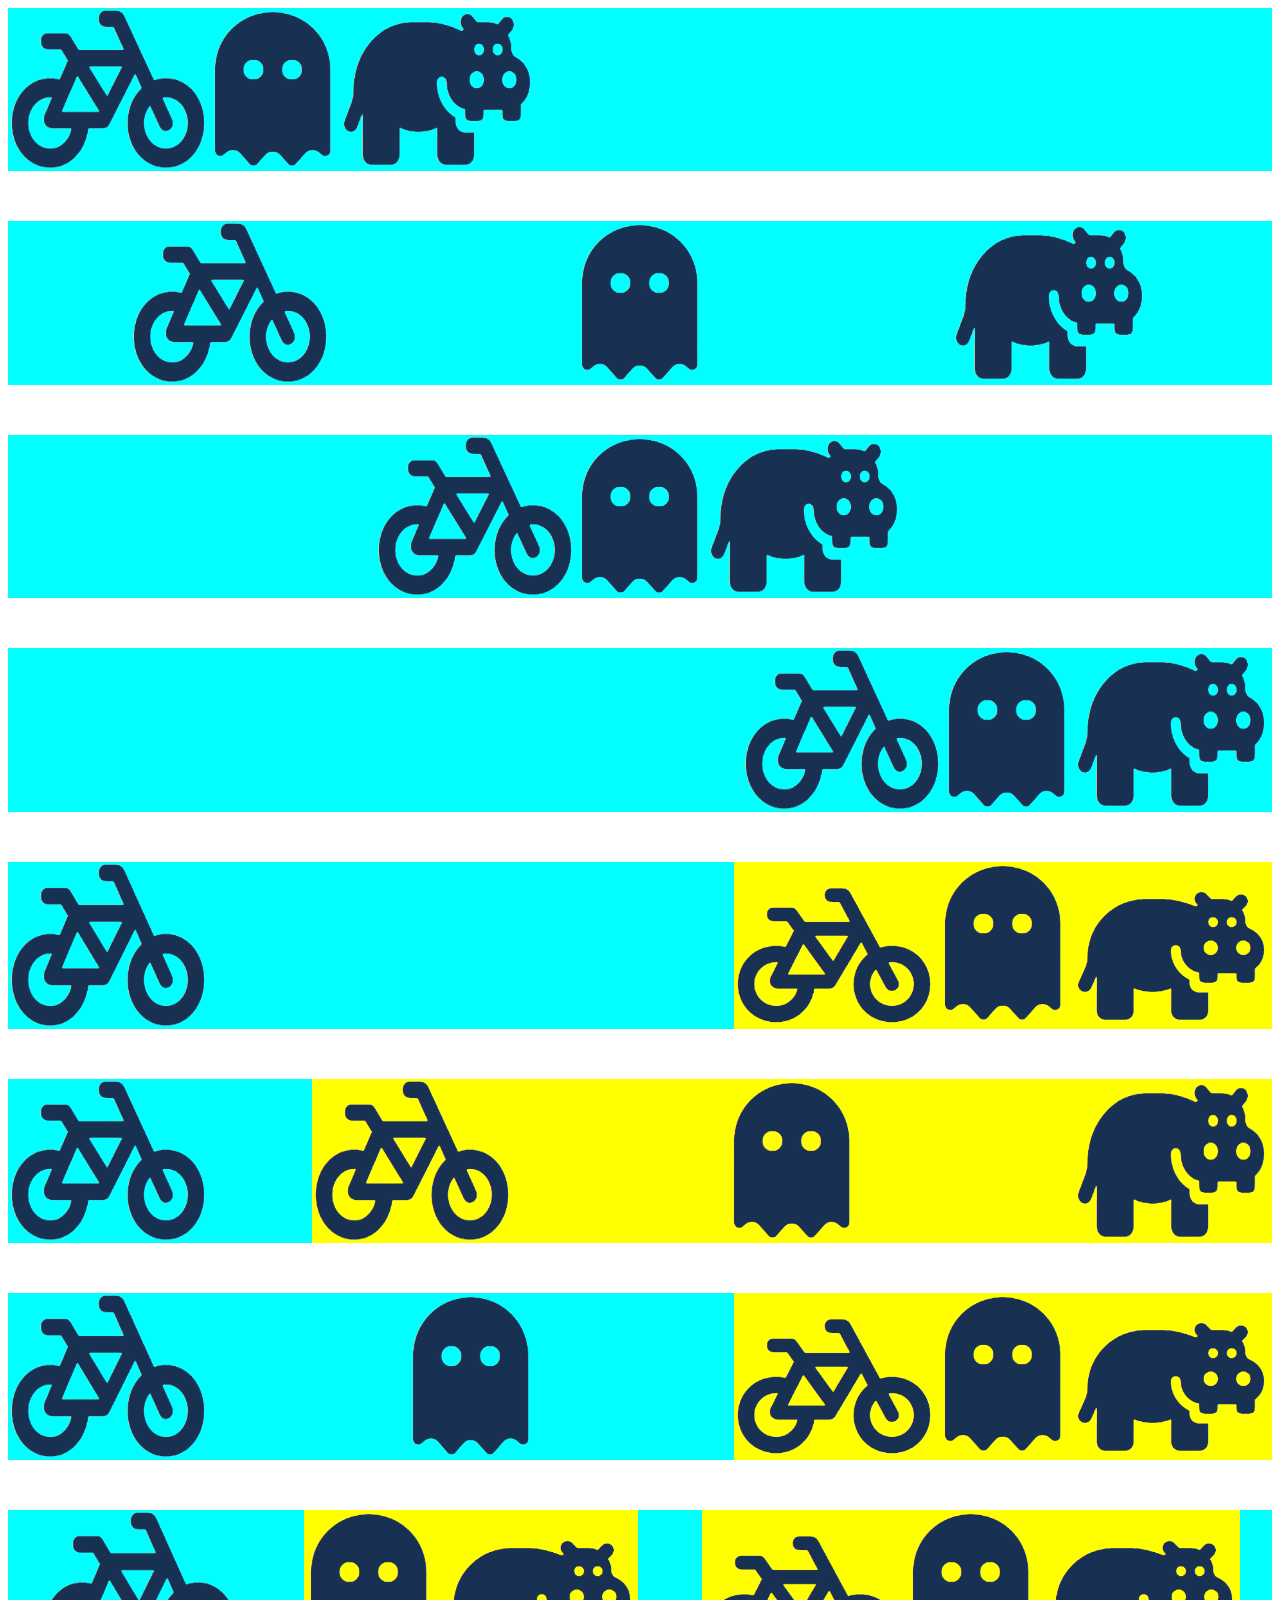
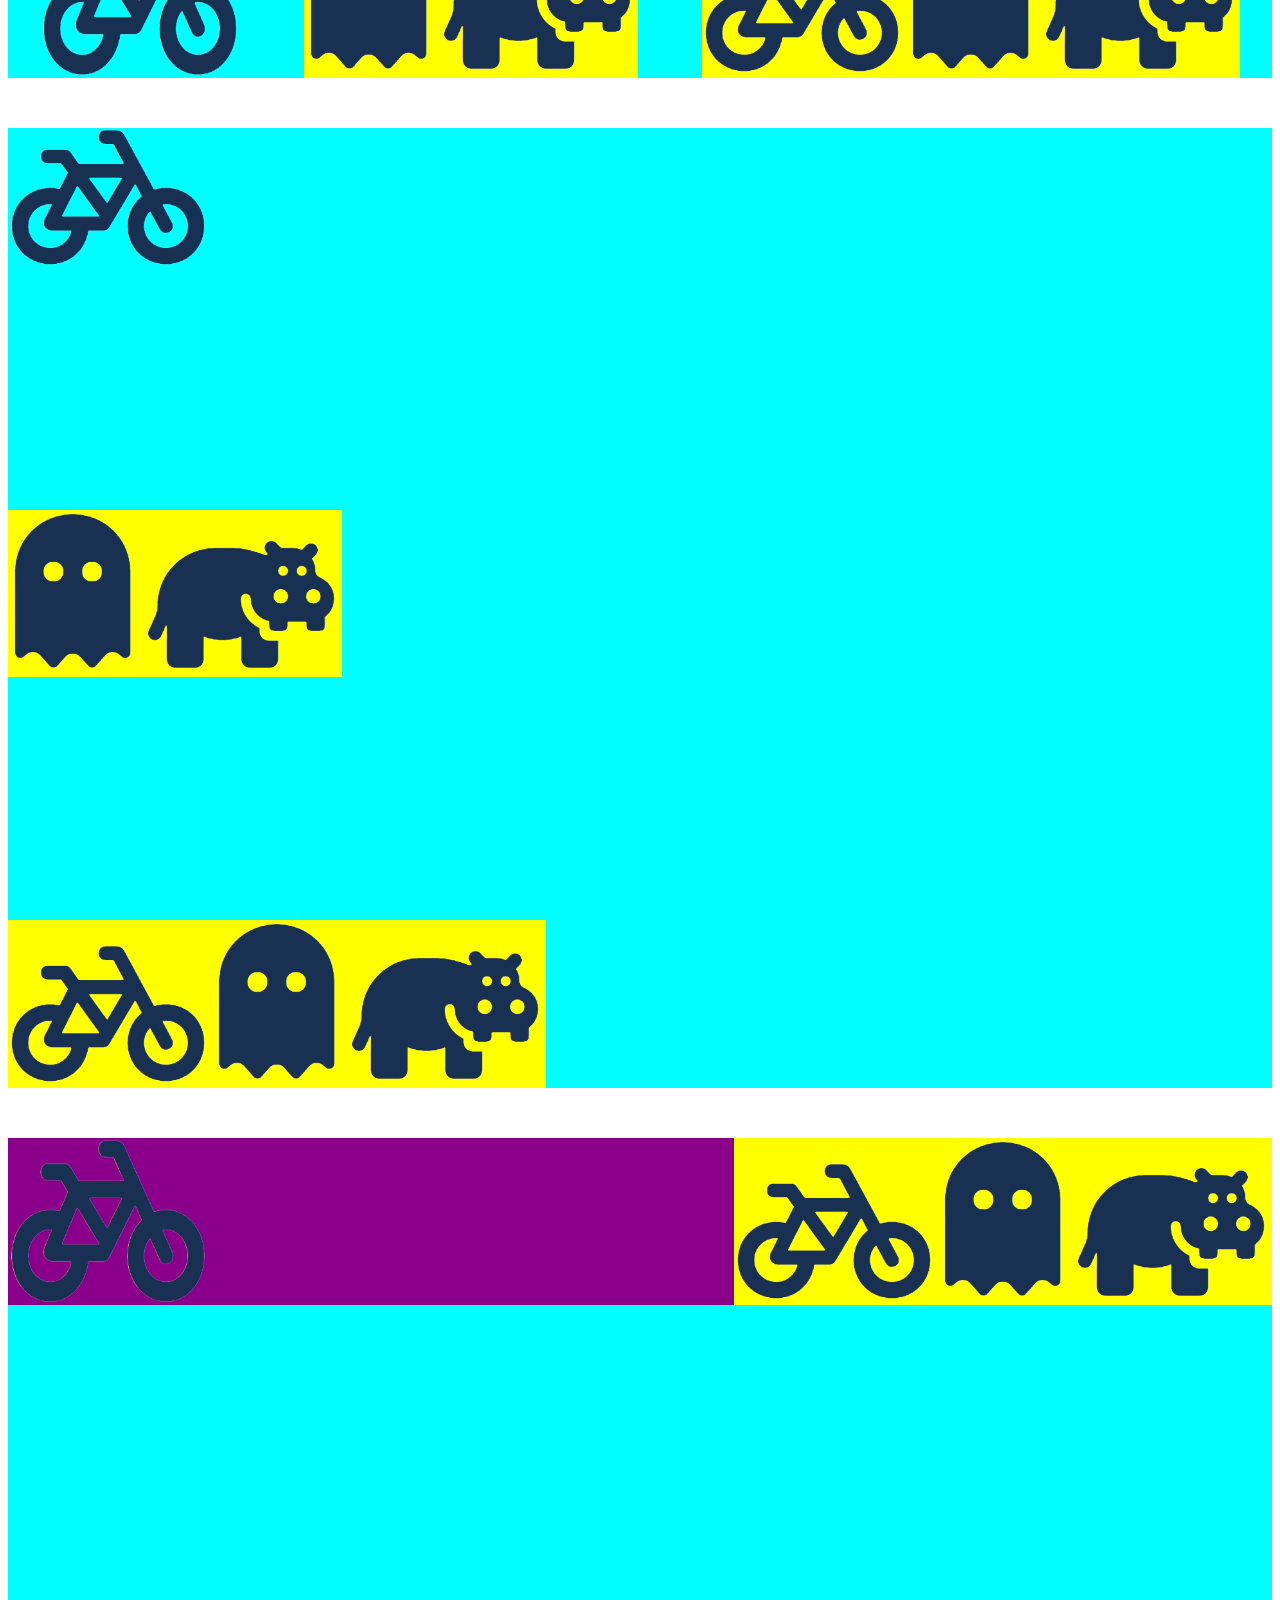
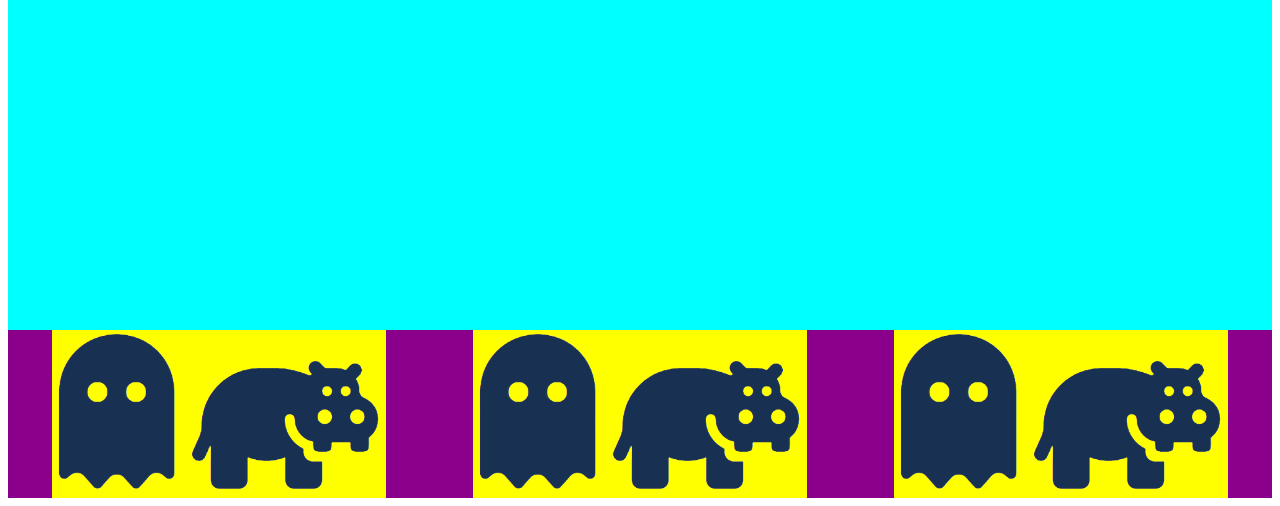
<file: desafio posicionamento/index.html>
<!DOCTYPE html>
<html lang="pt-BR">

<head>
    <meta charset="UTF-8">
    <meta name="viewport" content="width=device-width, initial-scale=1.0">
    <title>Desafio Posicisoniamento</title>
    <link rel="stylesheet" href="styles/style.css">
</head>

<body>
    <div class="space-berween div-flex margin-bgc">
        <img src="img/img/icone-bicicleta.png" alt="">
        <img class="fantasma" src="img/img/icone-fantasma.png" alt="">
        <img src="img/img/icone-hipopotamo.png" alt="">
    </div>
    <div class="space-around div-flex margin-bgc">
        <img src="img/img/icone-bicicleta.png" alt="">
        <img class="fantasma" src="img/img/icone-fantasma.png" alt="">
        <img src="img/img/icone-hipopotamo.png" alt="">
    </div>
    <div class="center div-flex margin-bgc">
        <img src="img/img/icone-bicicleta.png" alt="">
        <img class="fantasma" src="img/img/icone-fantasma.png" alt="">
        <img src="img/img/icone-hipopotamo.png" alt="">
    </div>
    <div class="flex-end div-flex margin-bgc">
        <img src="img/img/icone-bicicleta.png" alt="">
        <img class="fantasma" src="img/img/icone-fantasma.png" alt="">
        <img src="img/img/icone-hipopotamo.png" alt="">
    </div>
    <div class="space-between div-flex margin-bgc">
        <img src="img/img/icone-bicicleta.png" alt="">
        <div class="amarelo">
            <img src="img/img/icone-bicicleta.png" alt="">
            <img class="fantasma" src="img/img/icone-fantasma.png" alt="">
            <img src="img/img/icone-hipopotamo.png" alt="">
        </div>
    </div>
    <div class="space-between div-flex margin-bgc">
        <img src="img/img/icone-bicicleta.png" alt="">
        <div class="windth-960 space-between div-flex amarelo">
            <img src="img/img/icone-bicicleta.png" alt="">
            <img class="fantasma" src="img/img/icone-fantasma.png" alt="">
            <img src="img/img/icone-hipopotamo.png" alt="">
        </div>
    </div>
    <div class="space-between div-flex margin-bgc">
        <img src="img/img/icone-bicicleta.png" alt="">
        <img class="fantasma" src="img/img/icone-fantasma.png" alt="">
        <div class="space-between amarelo">
            <img src="img/img/icone-bicicleta.png" alt="">
            <img class="fantasma" src="img/img/icone-fantasma.png" alt="">
            <img src="img/img/icone-hipopotamo.png" alt="">
        </div>
    </div>
    <div class="space-around div-flex margin-bgc">
        <img src="img/img/icone-bicicleta.png" alt="">
        <div class="amarelo">
            <img class="fantasma" src="img/img/icone-fantasma.png" alt="">
            <img src="img/img/icone-hipopotamo.png" alt="">
        </div>
        <div class="amarelo">
            <img src="img/img/icone-bicicleta.png" alt="">
            <img class="fantasma" src="img/img/icone-fantasma.png" alt="">
            <img src="img/img/icone-hipopotamo.png" alt="">
        </div>
    </div>

    <div class="space-between div-flex coluna margin-bgc">
        <img src="img/img/icone-bicicleta.png" alt="">
        <div class="amarelo">
            <img class="fantasma" src="img/img/icone-fantasma.png" alt="">
            <img src="img/img/icone-hipopotamo.png" alt="">
        </div>
        <div class="amarelo">
            <img src="img/img/icone-bicicleta.png" alt="">
            <img class="fantasma" src="img/img/icone-fantasma.png" alt="">
            <img src="img/img/icone-hipopotamo.png" alt="">
        </div>
    </div>

    <div class="ultimoDesafio div-flex">
        <div class="space-between roxo div-flex">
            <img src="img/img/icone-bicicleta.png" alt="">
            <div class="amarelo">
                <img src="img/img/icone-bicicleta.png" alt="">
                <img class="fantasma" src="img/img/icone-fantasma.png" alt="">
                <img src="img/img/icone-hipopotamo.png" alt="">
            </div>
        </div>
        <div class="space-around roxo div-flex">
            <div class="space-around amarelo">
                <img class="fantasma" src="img/img/icone-fantasma.png" alt="">
                <img src="img/img/icone-hipopotamo.png" alt="">
            </div>
            <div class="space-around amarelo">
                <img class="fantasma" src="img/img/icone-fantasma.png" alt="">
                <img src="img/img/icone-hipopotamo.png" alt="">
            </div>
            <div class="space-around amarelo">
                <img class="fantasma" src="img/img/icone-fantasma.png" alt="">
                <img src="img/img/icone-hipopotamo.png" alt="">
            </div>
        </div>
    </div>

</body>

</html>
</file>
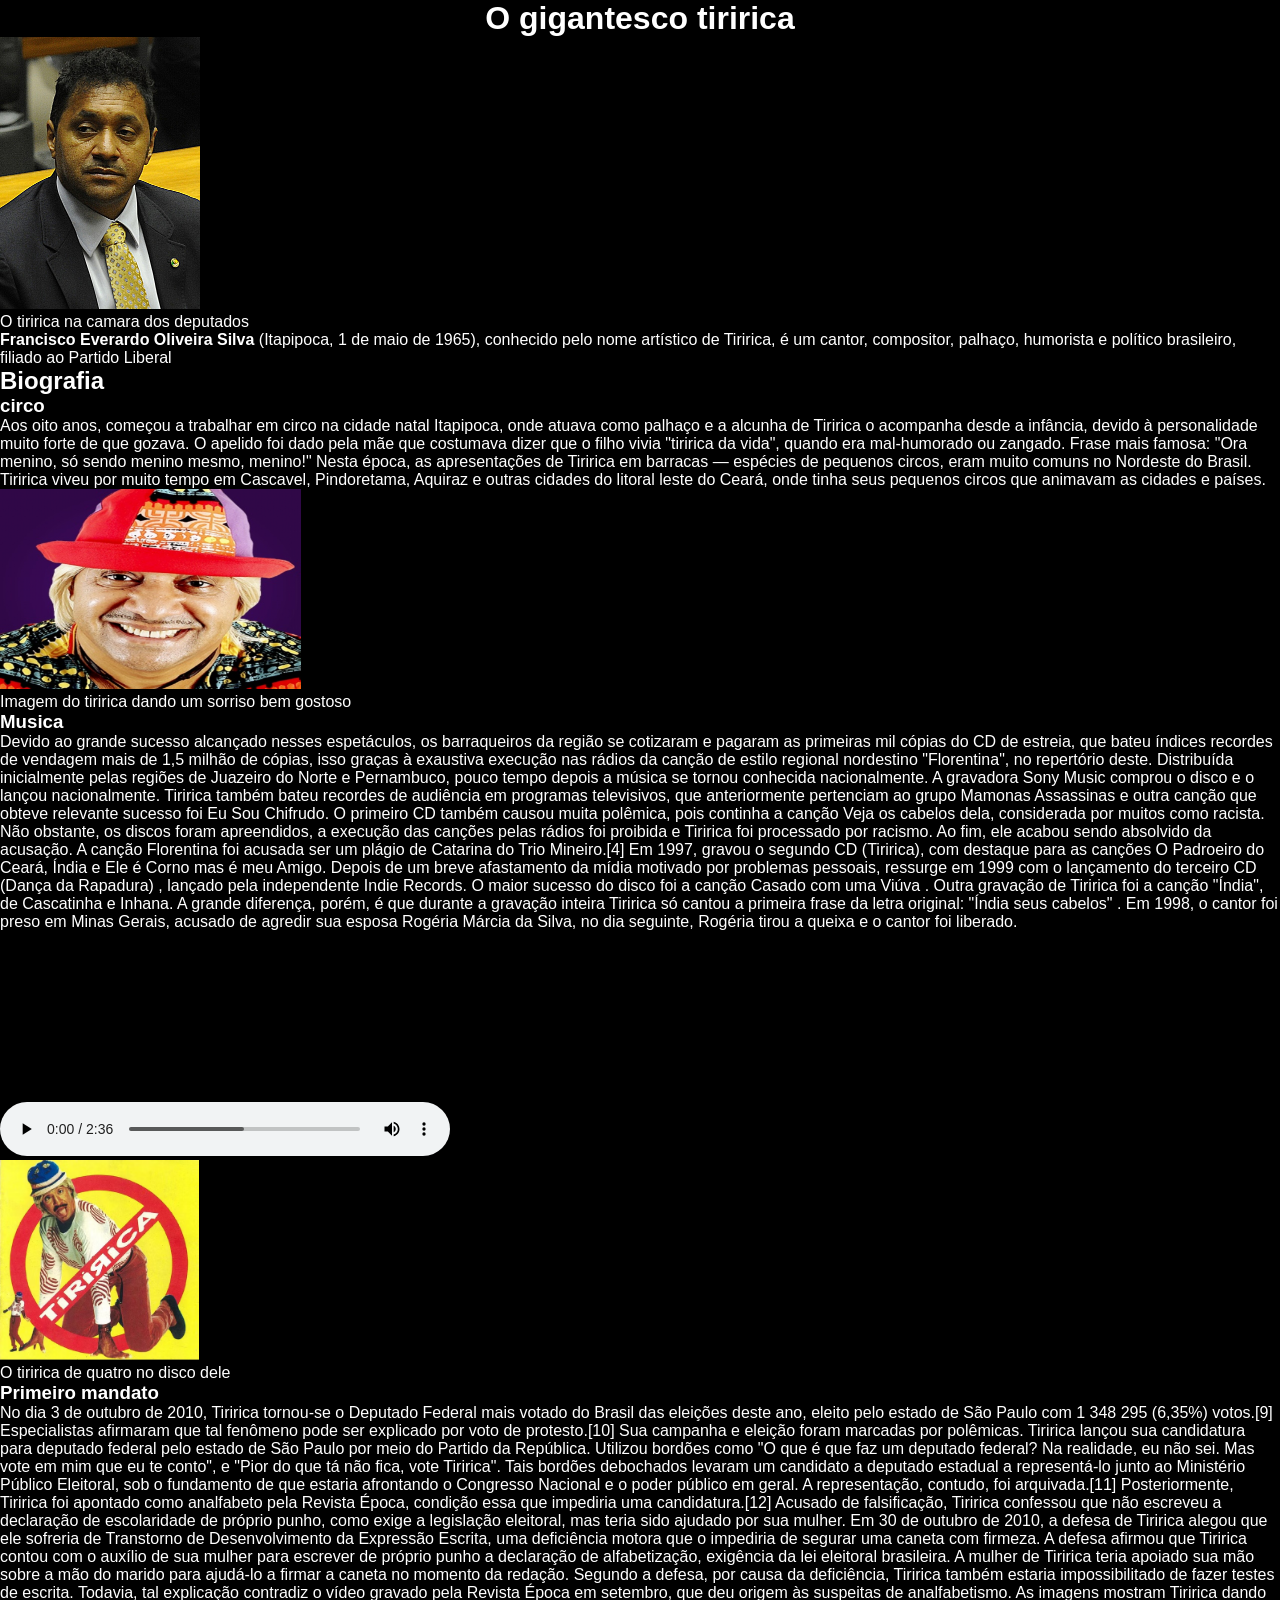
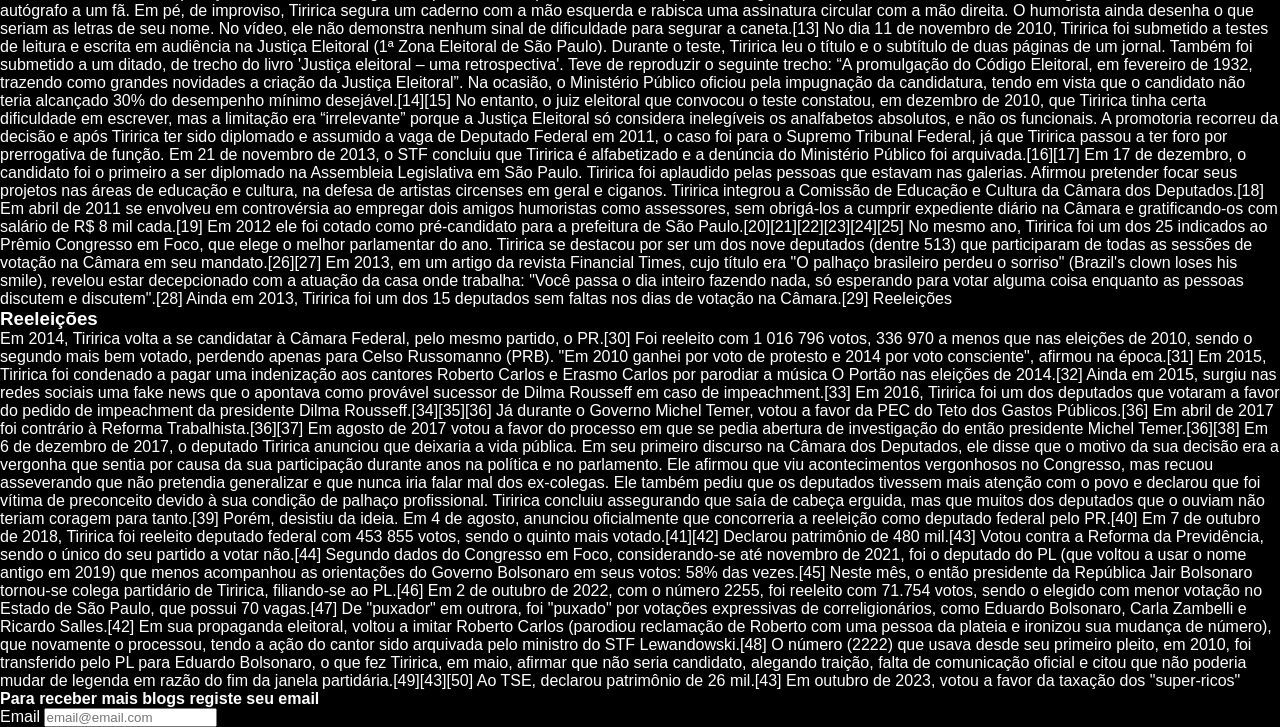
<file: Introducao-html-CSS/Aula CSS 14-08-25/index.html>
<!DOCTYPE html>
<html lang="pt-BR">
<head>
    <meta charset="UTF-8">
    <meta name="viewport" content="width=device-width, initial-scale=1.0">
    <title>Biografia do tiririca</title>
    <link rel="stylesheet" href="style.css">
</head>
<body>
    <h1 class="tituloPrincipal">O gigantesco tiririca</h1>
        <figure>
             <img src="Tiririca_na_camara.jpg" alt="O tiririca na camara" width="200pxS">
             <figcaption>O tiririca na camara dos deputados</figcaption>
        </figure>
    <p class="introducao">  <strong>Francisco Everardo Oliveira Silva </strong>(Itapipoca, 1 de maio de 1965),
        conhecido pelo nome artístico de Tiririca, é um cantor, compositor,
        palhaço, humorista e político brasileiro, filiado ao Partido Liberal
   </p>
    <h2>Biografia</h2>
    <h3>circo</h3>
    <p>Aos oito anos, começou a trabalhar em circo na cidade natal Itapipoca, onde atuava como
        palhaço e a alcunha de Tiririca o acompanha desde a infância, devido à personalidade muito
        forte de que gozava. O apelido foi dado pela mãe que costumava dizer que o filho vivia 
        "tiririca da vida", quando era mal-humorado ou zangado. Frase mais famosa: "Ora menino, 
        só sendo menino mesmo, menino!" Nesta época, as apresentações de Tiririca em barracas — 
        espécies de pequenos circos, eram muito comuns no Nordeste do Brasil. Tiririca viveu por 
        muito tempo em Cascavel, Pindoretama, Aquiraz e outras cidades do litoral leste do Ceará, 
        onde tinha seus pequenos circos que animavam as cidades e países.
    </p>
    <figure>
        <img src="tiririca.jpg" alt="O tiririca dando um sorriso bem gostoso" height="200px">
        <figcaption>Imagem do tiririca dando um sorriso bem gostoso </figcaption>
    </figure>
    <h3>Musica</h3>
    <p>
        Devido ao grande sucesso alcançado nesses espetáculos, os barraqueiros da região se cotizaram
         e pagaram as primeiras mil cópias do CD de estreia, que bateu índices recordes de vendagem mais
        de 1,5 milhão de cópias, isso graças à exaustiva execução nas rádios da canção de estilo regional
        nordestino "Florentina", no repertório deste. Distribuída inicialmente pelas regiões de Juazeiro
         do Norte e Pernambuco, pouco tempo depois a música se tornou conhecida nacionalmente. A gravadora
        Sony Music comprou o disco e o lançou nacionalmente. Tiririca também bateu recordes de audiência
        em programas televisivos, que anteriormente pertenciam ao grupo Mamonas Assassinas e outra canção
        que obteve relevante sucesso foi Eu Sou Chifrudo. O primeiro CD também causou muita polêmica, pois
        continha a canção Veja os cabelos dela, considerada por muitos como racista. Não obstante, os discos
         foram apreendidos, a execução das canções pelas rádios foi proibida e Tiririca foi processado por 
         racismo. Ao fim, ele acabou sendo absolvido da acusação. A canção Florentina foi acusada ser um plágio
        de Catarina do Trio Mineiro.[4] Em 1997, gravou o segundo CD (Tiririca), com destaque para as canções
        O Padroeiro do Ceará, Índia e Ele é Corno mas é meu Amigo. Depois de um breve afastamento da mídia
         motivado por problemas pessoais, ressurge em 1999 com o lançamento do terceiro CD (Dança da Rapadura)
         , lançado pela independente Indie Records. O maior sucesso do disco foi a canção Casado com uma Viúva
         . Outra gravação de Tiririca foi a canção "Índia", de Cascatinha e Inhana. A grande diferença, porém,
         é que durante a gravação inteira Tiririca só cantou a primeira frase da letra original: "Índia seus cabelos"
        . Em 1998, o cantor foi preso em Minas Gerais, acusado de agredir sua esposa Rogéria Márcia da Silva, no dia
         seguinte, Rogéria tirou a queixa e o cantor foi liberado.
    </p>
    <video controls width="450">
        <source src="Tiririca - Florentina (Clipe Oficial).mp3" type="video/mp4">
    </video>

    <figure>
        <img src="tiricaMusica.png"alt="O tiririca de quatro no disco dele" height="200px">
        <figcaption>O tiririca de quatro no disco dele</figcaption>
    </figure>
    <h3>Primeiro mandato</h3>
    <p>No dia 3 de outubro de 2010, Tiririca tornou-se o Deputado Federal mais votado do Brasil das eleições deste ano, eleito pelo estado de São Paulo com 1 348 295 (6,35%) votos.[9] Especialistas afirmaram que tal fenômeno pode ser explicado por voto de protesto.[10]

        Sua campanha e eleição foram marcadas por polêmicas. Tiririca lançou sua candidatura para deputado federal pelo estado de São Paulo por meio do Partido da República. Utilizou bordões como "O que é que faz um deputado federal? Na realidade, eu não sei. Mas vote em mim que eu te conto", e "Pior do que tá não fica, vote Tiririca". Tais bordões debochados levaram um candidato a deputado estadual a representá-lo junto ao Ministério Público Eleitoral, sob o fundamento de que estaria afrontando o Congresso Nacional e o poder público em geral. A representação, contudo, foi arquivada.[11]
        
        Posteriormente, Tiririca foi apontado como analfabeto pela Revista Época, condição essa que impediria uma candidatura.[12] Acusado de falsificação, Tiririca confessou que não escreveu a declaração de escolaridade de próprio punho, como exige a legislação eleitoral, mas teria sido ajudado por sua mulher. Em 30 de outubro de 2010, a defesa de Tiririca alegou que ele sofreria de Transtorno de Desenvolvimento da Expressão Escrita, uma deficiência motora que o impediria de segurar uma caneta com firmeza. A defesa afirmou que Tiririca contou com o auxílio de sua mulher para escrever de próprio punho a declaração de alfabetização, exigência da lei eleitoral brasileira. A mulher de Tiririca teria apoiado sua mão sobre a mão do marido para ajudá-lo a firmar a caneta no momento da redação. Segundo a defesa, por causa da deficiência, Tiririca também estaria impossibilitado de fazer testes de escrita. Todavia, tal explicação contradiz o vídeo gravado pela Revista Época em setembro, que deu origem às suspeitas de analfabetismo. As imagens mostram Tiririca dando autógrafo a um fã. Em pé, de improviso, Tiririca segura um caderno com a mão esquerda e rabisca uma assinatura circular com a mão direita. O humorista ainda desenha o que seriam as letras de seu nome. No vídeo, ele não demonstra nenhum sinal de dificuldade para segurar a caneta.[13]
        
        No dia 11 de novembro de 2010, Tiririca foi submetido a testes de leitura e escrita em audiência na Justiça Eleitoral (1ª Zona Eleitoral de São Paulo). Durante o teste, Tiririca leu o título e o subtítulo de duas páginas de um jornal. Também foi submetido a um ditado, de trecho do livro 'Justiça eleitoral – uma retrospectiva'. Teve de reproduzir o seguinte trecho: “A promulgação do Código Eleitoral, em fevereiro de 1932, trazendo como grandes novidades a criação da Justiça Eleitoral”. Na ocasião, o Ministério Público oficiou pela impugnação da candidatura, tendo em vista que o candidato não teria alcançado 30% do desempenho mínimo desejável.[14][15] No entanto, o juiz eleitoral que convocou o teste constatou, em dezembro de 2010, que Tiririca tinha certa dificuldade em escrever, mas a limitação era “irrelevante” porque a Justiça Eleitoral só considera inelegíveis os analfabetos absolutos, e não os funcionais. A promotoria recorreu da decisão e após Tiririca ter sido diplomado e assumido a vaga de Deputado Federal em 2011, o caso foi para o Supremo Tribunal Federal, já que Tiririca passou a ter foro por prerrogativa de função. Em 21 de novembro de 2013, o STF concluiu que Tiririca é alfabetizado e a denúncia do Ministério Público foi arquivada.[16][17]
        
        Em 17 de dezembro, o candidato foi o primeiro a ser diplomado na Assembleia Legislativa em São Paulo. Tiririca foi aplaudido pelas pessoas que estavam nas galerias. Afirmou pretender focar seus projetos nas áreas de educação e cultura, na defesa de artistas circenses em geral e ciganos. Tiririca integrou a Comissão de Educação e Cultura da Câmara dos Deputados.[18]
        
        Em abril de 2011 se envolveu em controvérsia ao empregar dois amigos humoristas como assessores, sem obrigá-los a cumprir expediente diário na Câmara e gratificando-os com salário de R$ 8 mil cada.[19]
        
        Em 2012 ele foi cotado como pré-candidato para a prefeitura de São Paulo.[20][21][22][23][24][25] No mesmo ano, Tiririca foi um dos 25 indicados ao Prêmio Congresso em Foco, que elege o melhor parlamentar do ano. Tiririca se destacou por ser um dos nove deputados (dentre 513) que participaram de todas as sessões de votação na Câmara em seu mandato.[26][27]
        
        Em 2013, em um artigo da revista Financial Times, cujo título era "O palhaço brasileiro perdeu o sorriso" (Brazil's clown loses his smile), revelou estar decepcionado com a atuação da casa onde trabalha: "Você passa o dia inteiro fazendo nada, só esperando para votar alguma coisa enquanto as pessoas discutem e discutem".[28] Ainda em 2013, Tiririca foi um dos 15 deputados sem faltas nos dias de votação na Câmara.[29]
       
        Reeleições
    </p>
    <h3>Reeleições</h3>
    <p>
        Em 2014, Tiririca volta a se candidatar à Câmara Federal, pelo mesmo partido, o PR.[30] Foi reeleito com 1 016 796 votos, 336 970 a menos que nas eleições de 2010, sendo o segundo mais bem votado, perdendo apenas para Celso Russomanno (PRB). "Em 2010 ganhei por voto de protesto e 2014 por voto consciente", afirmou na época.[31] Em 2015, Tiririca foi condenado a pagar uma indenização aos cantores Roberto Carlos e Erasmo Carlos por parodiar a música O Portão nas eleições de 2014.[32] Ainda em 2015, surgiu nas redes sociais uma fake news que o apontava como provável sucessor de Dilma Rousseff em caso de impeachment.[33]

Em 2016, Tiririca foi um dos deputados que votaram a favor do pedido de impeachment da presidente Dilma Rousseff.[34][35][36] Já durante o Governo Michel Temer, votou a favor da PEC do Teto dos Gastos Públicos.[36] Em abril de 2017 foi contrário à Reforma Trabalhista.[36][37] Em agosto de 2017 votou a favor do processo em que se pedia abertura de investigação do então presidente Michel Temer.[36][38]

Em 6 de dezembro de 2017, o deputado Tiririca anunciou que deixaria a vida pública. Em seu primeiro discurso na Câmara dos Deputados, ele disse que o motivo da sua decisão era a vergonha que sentia por causa da sua participação durante anos na política e no parlamento. Ele afirmou que viu acontecimentos vergonhosos no Congresso, mas recuou asseverando que não pretendia generalizar e que nunca iria falar mal dos ex-colegas. Ele também pediu que os deputados tivessem mais atenção com o povo e declarou que foi vítima de preconceito devido à sua condição de palhaço profissional. Tiririca concluiu assegurando que saía de cabeça erguida, mas que muitos dos deputados que o ouviam não teriam coragem para tanto.[39] Porém, desistiu da ideia. Em 4 de agosto, anunciou oficialmente que concorreria a reeleição como deputado federal pelo PR.[40]

Em 7 de outubro de 2018, Tiririca foi reeleito deputado federal com 453 855 votos, sendo o quinto mais votado.[41][42] Declarou patrimônio de 480 mil.[43] Votou contra a Reforma da Previdência, sendo o único do seu partido a votar não.[44] Segundo dados do Congresso em Foco, considerando-se até novembro de 2021, foi o deputado do PL (que voltou a usar o nome antigo em 2019) que menos acompanhou as orientações do Governo Bolsonaro em seus votos: 58% das vezes.[45] Neste mês, o então presidente da República Jair Bolsonaro tornou-se colega partidário de Tiririca, filiando-se ao PL.[46]

Em 2 de outubro de 2022, com o número 2255, foi reeleito com 71.754 votos, sendo o elegido com menor votação no Estado de São Paulo, que possui 70 vagas.[47] De "puxador" em outrora, foi "puxado" por votações expressivas de correligionários, como Eduardo Bolsonaro, Carla Zambelli e Ricardo Salles.[42] Em sua propaganda eleitoral, voltou a imitar Roberto Carlos (parodiou reclamação de Roberto com uma pessoa da plateia e ironizou sua mudança de número), que novamente o processou, tendo a ação do cantor sido arquivada pelo ministro do STF Lewandowski.[48] O número (2222) que usava desde seu primeiro pleito, em 2010, foi transferido pelo PL para Eduardo Bolsonaro, o que fez Tiririca, em maio, afirmar que não seria candidato, alegando traição, falta de comunicação oficial e citou que não poderia mudar de legenda em razão do fim da janela partidária.[49][43][50] Ao TSE, declarou patrimônio de 26 mil.[43]

Em outubro de 2023, votou a favor da taxação dos "super-ricos"
    </p>
    <p><strong>Para receber mais blogs registe seu email</strong></p>
    <form>
        <label for="Email">Email</label>
        <input id="Email"type="email" name="" id="" placeholder="email@email.com">
    </form>
</body>
</html>
</file>
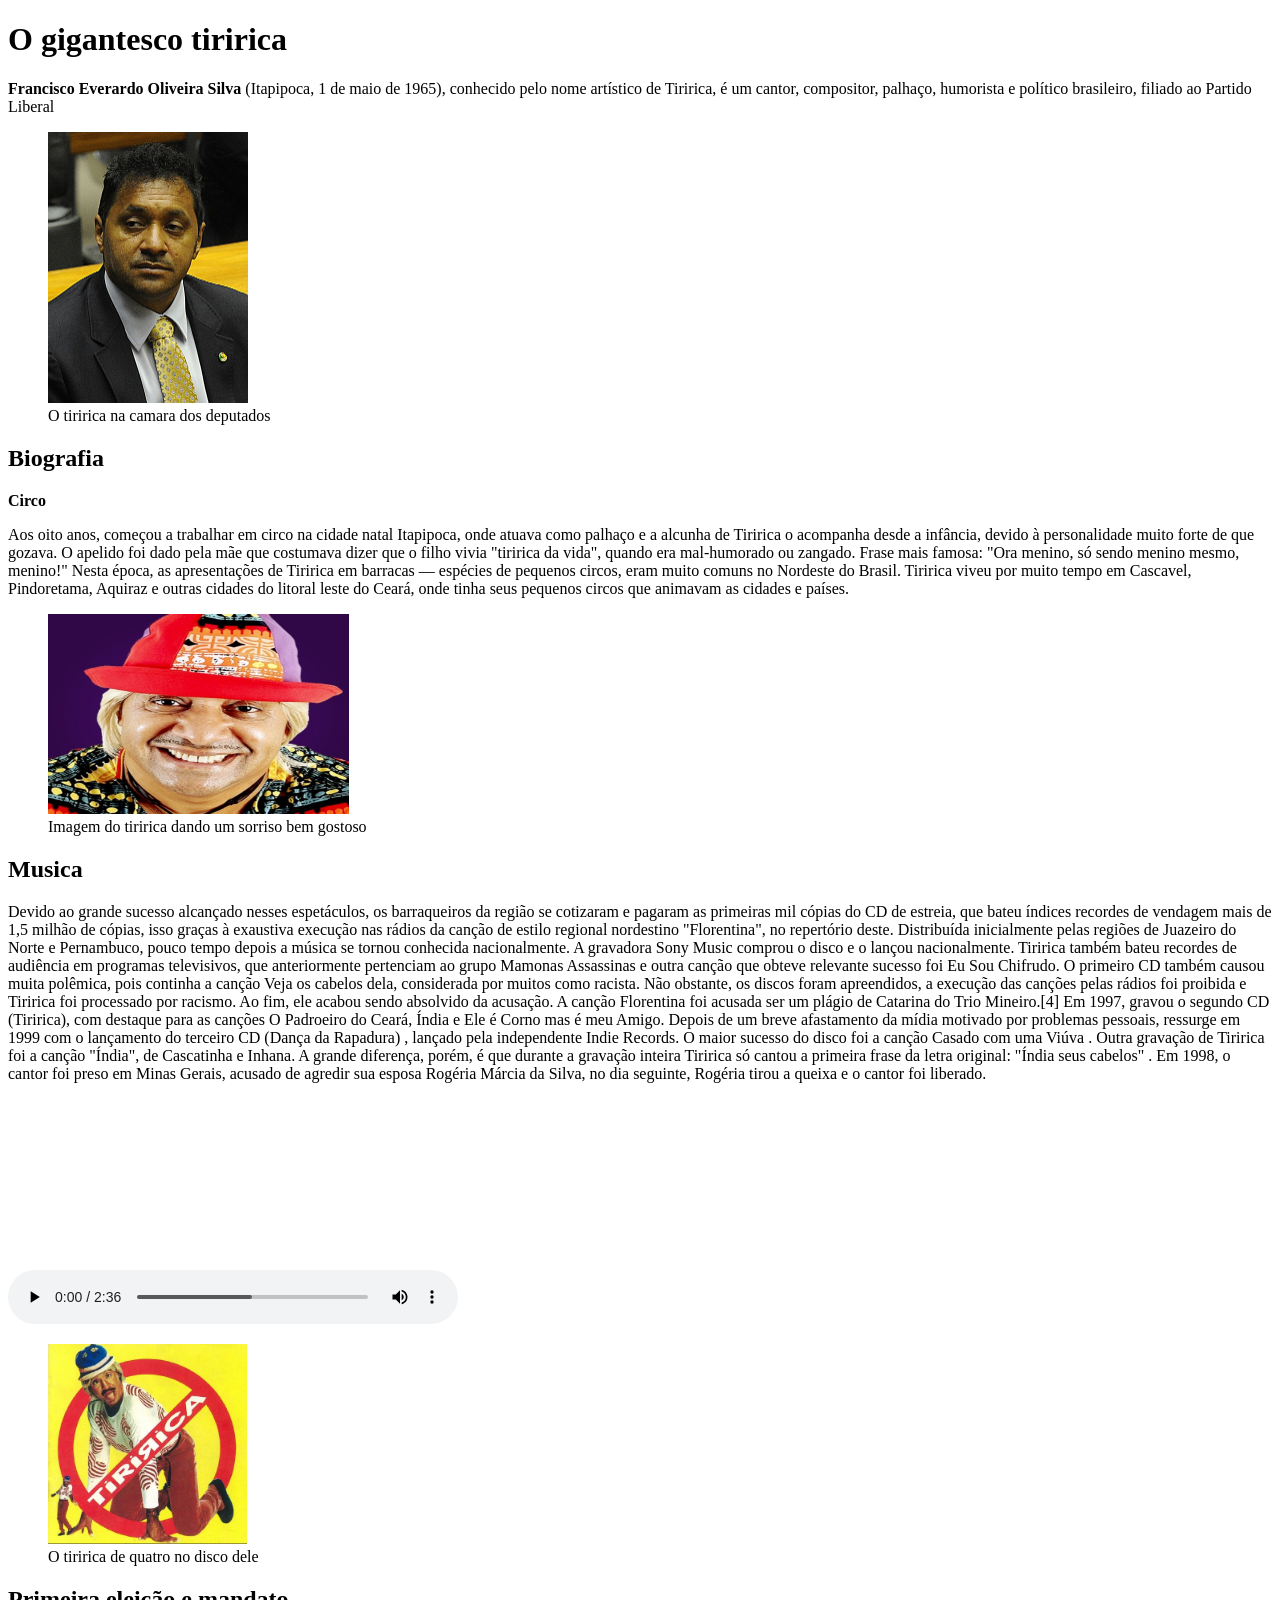
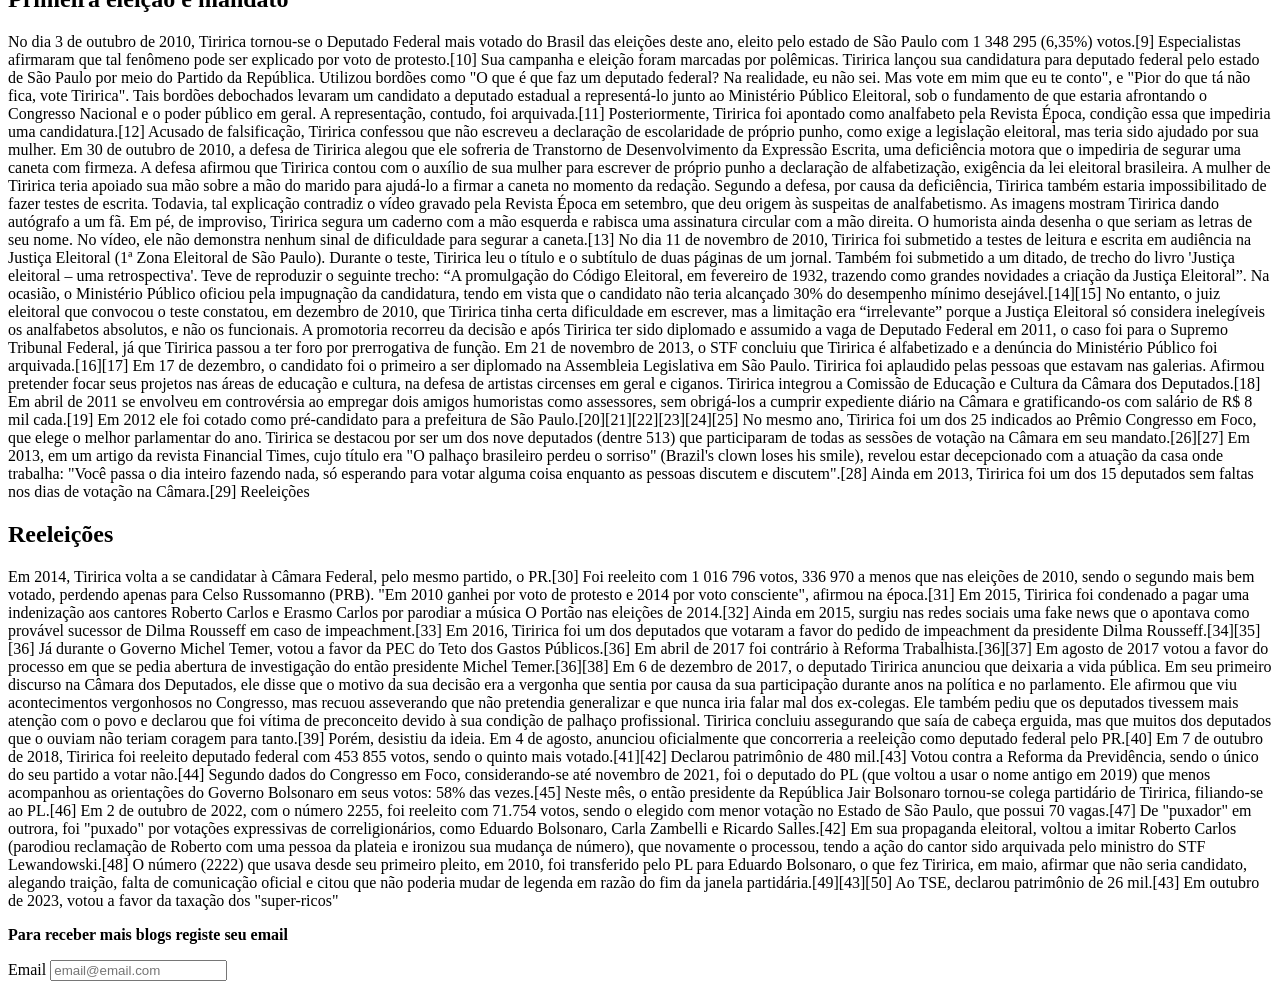
<file: Introducao-html-CSS/html/tiririca.html>
<!DOCTYPE html>
<html lang="pt-BR">
<head>
    <meta charset="UTF-8">
    <meta name="viewport" content="width=device-width, initial-scale=1.0">
    <title>Biografia do tiririca</title>
</head>
<body>
    <h1>O gigantesco tiririca</h1>
    <p>  <strong>Francisco Everardo Oliveira Silva </strong>(Itapipoca, 1 de maio de 1965),
         conhecido pelo nome artístico de Tiririca, é um cantor, compositor,
         palhaço, humorista e político brasileiro, filiado ao Partido Liberal
    </p>
    <figure>
        <img src="Tiririca_na_camara.jpg" alt="O tiririca na camara" width="200pxS">
        <figcaption>O tiririca na camara dos deputados</figcaption>
    </figure>
    <h2>Biografia</h2>
    <p><strong>Circo</strong></p>
    <p>Aos oito anos, começou a trabalhar em circo na cidade natal Itapipoca, onde atuava como
        palhaço e a alcunha de Tiririca o acompanha desde a infância, devido à personalidade muito
        forte de que gozava. O apelido foi dado pela mãe que costumava dizer que o filho vivia 
        "tiririca da vida", quando era mal-humorado ou zangado. Frase mais famosa: "Ora menino, 
        só sendo menino mesmo, menino!" Nesta época, as apresentações de Tiririca em barracas — 
        espécies de pequenos circos, eram muito comuns no Nordeste do Brasil. Tiririca viveu por 
        muito tempo em Cascavel, Pindoretama, Aquiraz e outras cidades do litoral leste do Ceará, 
        onde tinha seus pequenos circos que animavam as cidades e países.
    </p>
    <figure>
        <img src="tiririca.jpg" alt="O tiririca dando um sorriso bem gostoso" height="200px">
        <figcaption>Imagem do tiririca dando um sorriso bem gostoso </figcaption>
    </figure>
    <h2>Musica</h2>
    <p>
        Devido ao grande sucesso alcançado nesses espetáculos, os barraqueiros da região se cotizaram
         e pagaram as primeiras mil cópias do CD de estreia, que bateu índices recordes de vendagem mais
        de 1,5 milhão de cópias, isso graças à exaustiva execução nas rádios da canção de estilo regional
        nordestino "Florentina", no repertório deste. Distribuída inicialmente pelas regiões de Juazeiro
         do Norte e Pernambuco, pouco tempo depois a música se tornou conhecida nacionalmente. A gravadora
        Sony Music comprou o disco e o lançou nacionalmente. Tiririca também bateu recordes de audiência
        em programas televisivos, que anteriormente pertenciam ao grupo Mamonas Assassinas e outra canção
        que obteve relevante sucesso foi Eu Sou Chifrudo. O primeiro CD também causou muita polêmica, pois
        continha a canção Veja os cabelos dela, considerada por muitos como racista. Não obstante, os discos
         foram apreendidos, a execução das canções pelas rádios foi proibida e Tiririca foi processado por 
         racismo. Ao fim, ele acabou sendo absolvido da acusação. A canção Florentina foi acusada ser um plágio
        de Catarina do Trio Mineiro.[4] Em 1997, gravou o segundo CD (Tiririca), com destaque para as canções
        O Padroeiro do Ceará, Índia e Ele é Corno mas é meu Amigo. Depois de um breve afastamento da mídia
         motivado por problemas pessoais, ressurge em 1999 com o lançamento do terceiro CD (Dança da Rapadura)
         , lançado pela independente Indie Records. O maior sucesso do disco foi a canção Casado com uma Viúva
         . Outra gravação de Tiririca foi a canção "Índia", de Cascatinha e Inhana. A grande diferença, porém,
         é que durante a gravação inteira Tiririca só cantou a primeira frase da letra original: "Índia seus cabelos"
        . Em 1998, o cantor foi preso em Minas Gerais, acusado de agredir sua esposa Rogéria Márcia da Silva, no dia
         seguinte, Rogéria tirou a queixa e o cantor foi liberado.
    </p>
    <video controls width="450">
        <source src="Tiririca - Florentina (Clipe Oficial).mp3" type="video/mp4">
    </video>

    <figure>
        <img src="tiricaMusica.png"alt="O tiririca de quatro no disco dele" height="200px">
        <figcaption>O tiririca de quatro no disco dele</figcaption>
    </figure>
    <h2>Primeira eleição e mandato</h2>
    <p>No dia 3 de outubro de 2010, Tiririca tornou-se o Deputado Federal mais votado do Brasil das eleições deste ano, eleito pelo estado de São Paulo com 1 348 295 (6,35%) votos.[9] Especialistas afirmaram que tal fenômeno pode ser explicado por voto de protesto.[10]

        Sua campanha e eleição foram marcadas por polêmicas. Tiririca lançou sua candidatura para deputado federal pelo estado de São Paulo por meio do Partido da República. Utilizou bordões como "O que é que faz um deputado federal? Na realidade, eu não sei. Mas vote em mim que eu te conto", e "Pior do que tá não fica, vote Tiririca". Tais bordões debochados levaram um candidato a deputado estadual a representá-lo junto ao Ministério Público Eleitoral, sob o fundamento de que estaria afrontando o Congresso Nacional e o poder público em geral. A representação, contudo, foi arquivada.[11]
        
        Posteriormente, Tiririca foi apontado como analfabeto pela Revista Época, condição essa que impediria uma candidatura.[12] Acusado de falsificação, Tiririca confessou que não escreveu a declaração de escolaridade de próprio punho, como exige a legislação eleitoral, mas teria sido ajudado por sua mulher. Em 30 de outubro de 2010, a defesa de Tiririca alegou que ele sofreria de Transtorno de Desenvolvimento da Expressão Escrita, uma deficiência motora que o impediria de segurar uma caneta com firmeza. A defesa afirmou que Tiririca contou com o auxílio de sua mulher para escrever de próprio punho a declaração de alfabetização, exigência da lei eleitoral brasileira. A mulher de Tiririca teria apoiado sua mão sobre a mão do marido para ajudá-lo a firmar a caneta no momento da redação. Segundo a defesa, por causa da deficiência, Tiririca também estaria impossibilitado de fazer testes de escrita. Todavia, tal explicação contradiz o vídeo gravado pela Revista Época em setembro, que deu origem às suspeitas de analfabetismo. As imagens mostram Tiririca dando autógrafo a um fã. Em pé, de improviso, Tiririca segura um caderno com a mão esquerda e rabisca uma assinatura circular com a mão direita. O humorista ainda desenha o que seriam as letras de seu nome. No vídeo, ele não demonstra nenhum sinal de dificuldade para segurar a caneta.[13]
        
        No dia 11 de novembro de 2010, Tiririca foi submetido a testes de leitura e escrita em audiência na Justiça Eleitoral (1ª Zona Eleitoral de São Paulo). Durante o teste, Tiririca leu o título e o subtítulo de duas páginas de um jornal. Também foi submetido a um ditado, de trecho do livro 'Justiça eleitoral – uma retrospectiva'. Teve de reproduzir o seguinte trecho: “A promulgação do Código Eleitoral, em fevereiro de 1932, trazendo como grandes novidades a criação da Justiça Eleitoral”. Na ocasião, o Ministério Público oficiou pela impugnação da candidatura, tendo em vista que o candidato não teria alcançado 30% do desempenho mínimo desejável.[14][15] No entanto, o juiz eleitoral que convocou o teste constatou, em dezembro de 2010, que Tiririca tinha certa dificuldade em escrever, mas a limitação era “irrelevante” porque a Justiça Eleitoral só considera inelegíveis os analfabetos absolutos, e não os funcionais. A promotoria recorreu da decisão e após Tiririca ter sido diplomado e assumido a vaga de Deputado Federal em 2011, o caso foi para o Supremo Tribunal Federal, já que Tiririca passou a ter foro por prerrogativa de função. Em 21 de novembro de 2013, o STF concluiu que Tiririca é alfabetizado e a denúncia do Ministério Público foi arquivada.[16][17]
        
        Em 17 de dezembro, o candidato foi o primeiro a ser diplomado na Assembleia Legislativa em São Paulo. Tiririca foi aplaudido pelas pessoas que estavam nas galerias. Afirmou pretender focar seus projetos nas áreas de educação e cultura, na defesa de artistas circenses em geral e ciganos. Tiririca integrou a Comissão de Educação e Cultura da Câmara dos Deputados.[18]
        
        Em abril de 2011 se envolveu em controvérsia ao empregar dois amigos humoristas como assessores, sem obrigá-los a cumprir expediente diário na Câmara e gratificando-os com salário de R$ 8 mil cada.[19]
        
        Em 2012 ele foi cotado como pré-candidato para a prefeitura de São Paulo.[20][21][22][23][24][25] No mesmo ano, Tiririca foi um dos 25 indicados ao Prêmio Congresso em Foco, que elege o melhor parlamentar do ano. Tiririca se destacou por ser um dos nove deputados (dentre 513) que participaram de todas as sessões de votação na Câmara em seu mandato.[26][27]
        
        Em 2013, em um artigo da revista Financial Times, cujo título era "O palhaço brasileiro perdeu o sorriso" (Brazil's clown loses his smile), revelou estar decepcionado com a atuação da casa onde trabalha: "Você passa o dia inteiro fazendo nada, só esperando para votar alguma coisa enquanto as pessoas discutem e discutem".[28] Ainda em 2013, Tiririca foi um dos 15 deputados sem faltas nos dias de votação na Câmara.[29]
       
        Reeleições
    </p>
    <h2>Reeleições</h2>
    <p>
        Em 2014, Tiririca volta a se candidatar à Câmara Federal, pelo mesmo partido, o PR.[30] Foi reeleito com 1 016 796 votos, 336 970 a menos que nas eleições de 2010, sendo o segundo mais bem votado, perdendo apenas para Celso Russomanno (PRB). "Em 2010 ganhei por voto de protesto e 2014 por voto consciente", afirmou na época.[31] Em 2015, Tiririca foi condenado a pagar uma indenização aos cantores Roberto Carlos e Erasmo Carlos por parodiar a música O Portão nas eleições de 2014.[32] Ainda em 2015, surgiu nas redes sociais uma fake news que o apontava como provável sucessor de Dilma Rousseff em caso de impeachment.[33]

Em 2016, Tiririca foi um dos deputados que votaram a favor do pedido de impeachment da presidente Dilma Rousseff.[34][35][36] Já durante o Governo Michel Temer, votou a favor da PEC do Teto dos Gastos Públicos.[36] Em abril de 2017 foi contrário à Reforma Trabalhista.[36][37] Em agosto de 2017 votou a favor do processo em que se pedia abertura de investigação do então presidente Michel Temer.[36][38]

Em 6 de dezembro de 2017, o deputado Tiririca anunciou que deixaria a vida pública. Em seu primeiro discurso na Câmara dos Deputados, ele disse que o motivo da sua decisão era a vergonha que sentia por causa da sua participação durante anos na política e no parlamento. Ele afirmou que viu acontecimentos vergonhosos no Congresso, mas recuou asseverando que não pretendia generalizar e que nunca iria falar mal dos ex-colegas. Ele também pediu que os deputados tivessem mais atenção com o povo e declarou que foi vítima de preconceito devido à sua condição de palhaço profissional. Tiririca concluiu assegurando que saía de cabeça erguida, mas que muitos dos deputados que o ouviam não teriam coragem para tanto.[39] Porém, desistiu da ideia. Em 4 de agosto, anunciou oficialmente que concorreria a reeleição como deputado federal pelo PR.[40]

Em 7 de outubro de 2018, Tiririca foi reeleito deputado federal com 453 855 votos, sendo o quinto mais votado.[41][42] Declarou patrimônio de 480 mil.[43] Votou contra a Reforma da Previdência, sendo o único do seu partido a votar não.[44] Segundo dados do Congresso em Foco, considerando-se até novembro de 2021, foi o deputado do PL (que voltou a usar o nome antigo em 2019) que menos acompanhou as orientações do Governo Bolsonaro em seus votos: 58% das vezes.[45] Neste mês, o então presidente da República Jair Bolsonaro tornou-se colega partidário de Tiririca, filiando-se ao PL.[46]

Em 2 de outubro de 2022, com o número 2255, foi reeleito com 71.754 votos, sendo o elegido com menor votação no Estado de São Paulo, que possui 70 vagas.[47] De "puxador" em outrora, foi "puxado" por votações expressivas de correligionários, como Eduardo Bolsonaro, Carla Zambelli e Ricardo Salles.[42] Em sua propaganda eleitoral, voltou a imitar Roberto Carlos (parodiou reclamação de Roberto com uma pessoa da plateia e ironizou sua mudança de número), que novamente o processou, tendo a ação do cantor sido arquivada pelo ministro do STF Lewandowski.[48] O número (2222) que usava desde seu primeiro pleito, em 2010, foi transferido pelo PL para Eduardo Bolsonaro, o que fez Tiririca, em maio, afirmar que não seria candidato, alegando traição, falta de comunicação oficial e citou que não poderia mudar de legenda em razão do fim da janela partidária.[49][43][50] Ao TSE, declarou patrimônio de 26 mil.[43]

Em outubro de 2023, votou a favor da taxação dos "super-ricos"
    </p>
    <p><strong>Para receber mais blogs registe seu email</strong></p>
    <form>
        <label for="Email">Email</label>
        <input id="Email"type="email" name="" id="" placeholder="email@email.com">
    </form>
</body>
</html>
</file>
<file: desafio posicionamento/styles/style.css>
img {
    width: 200px;
}

.fantasma{
    width: 130px;
}

.div-flex {
    display: flex; 
}

.margin-bgc {
    margin-bottom: 50px;
    background-color: aqua;
}
.space-between {
    justify-content: space-between;
}
.space-around {
    justify-content: space-around;
}
.center {
    justify-content: center;
}

.flex-end { 
    justify-content: flex-end;
}

.amarelo{
    background-color: yellow;
}

.windth-960 {
    width: 960px;
}

.coluna {
    flex-direction: column;
    height: 960px;
    align-items: flex-start;
}

.roxo {
    flex-direction: row;
    background-color: darkmagenta;
}

.ultimoDesafio {
    flex-direction: column;
    justify-content: space-between;
    height: 960px;
    background-color: aqua;
}

/*
.exemplo{
    justify-content: baseline;         Alinha os itens de acordo com a linha de base do texto (pouco comum no justify-content, mais usado no align-items) 
    justify-content: center;           Centraliza os itens horizontalmente no contêiner 
    justify-content: end;              Alinha todos os itens ao final (lado direito se o texto for LTR) 
    justify-content: first baseline;   Alinha os itens pela primeira linha de base encontrada 
    justify-content: flex-end;         Alinha os itens ao final do eixo principal (lado direito no padrão LTR) 
    justify-content: flex-start;       Alinha os itens ao início do eixo principal (lado esquerdo no padrão LTR) 
    justify-content: last baseline;    Alinha os itens pela última linha de base encontrada 
    justify-content: left;             Alinha os itens à esquerda (mesmo em layout flex) 
    justify-content: right;            Alinha os itens à direita 
    justify-content: safe;             Garante que o alinhamento não corte o conteúdo visível, ajustando se necessário *
    justify-content: space-around;     Distribui os itens com espaçamento igual ao redor deles (espaço à esquerda e à direita de cada item) 
    justify-content: space-between;    Distribui os itens ocupando todo o espaço, deixando o primeiro grudado no início e o último grudado no final
}*/
/*
* {
    margin: 0;
    padding: 0;    
}

img {
    height: 200px;
}

.fantasma {
    height: 170px;
}

.div-flex {
    background-color: aqua;
    display: flex;
}

.hadear {
   justify-content: space-between; 
}

.roxo   {
    flex-direction: row;
    background-color: blueviolet;
}

.amarelo {
    background-color: gold;
}



.header {
    justify-content: space-between;
}

.footer {
    justify-content: space-around;
}*/
</file>
<file: Introducao-html-CSS/Aula CSS 14-08-25/style.css>
* {
    font-family: Arial, Helvetica, sans-serif;
    margin: 0;
    padding: 0;
    box-sizing: border-box;
}

.tituloPrincipal {
    text-align: center;
}

body {
    background-color: black;
    color: #ffff  ;
}

#introducao {
    
}
</file>
